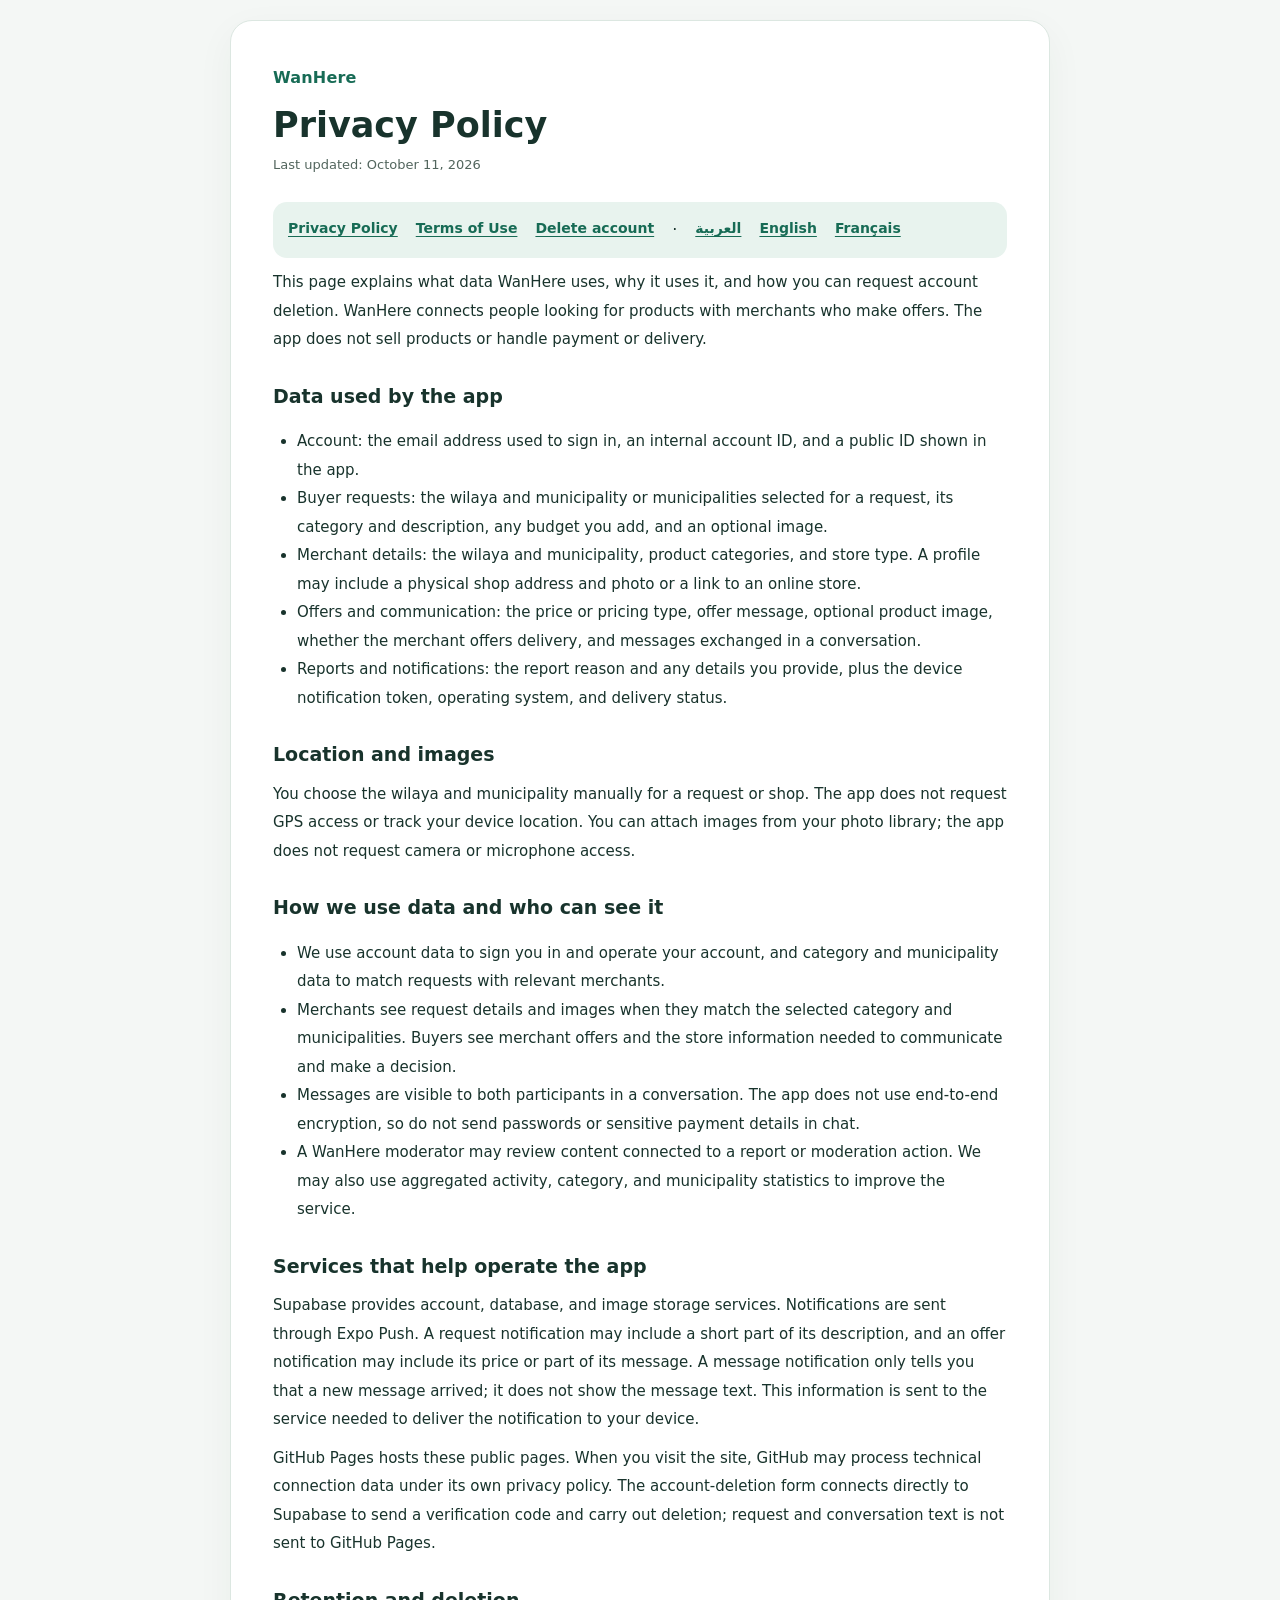
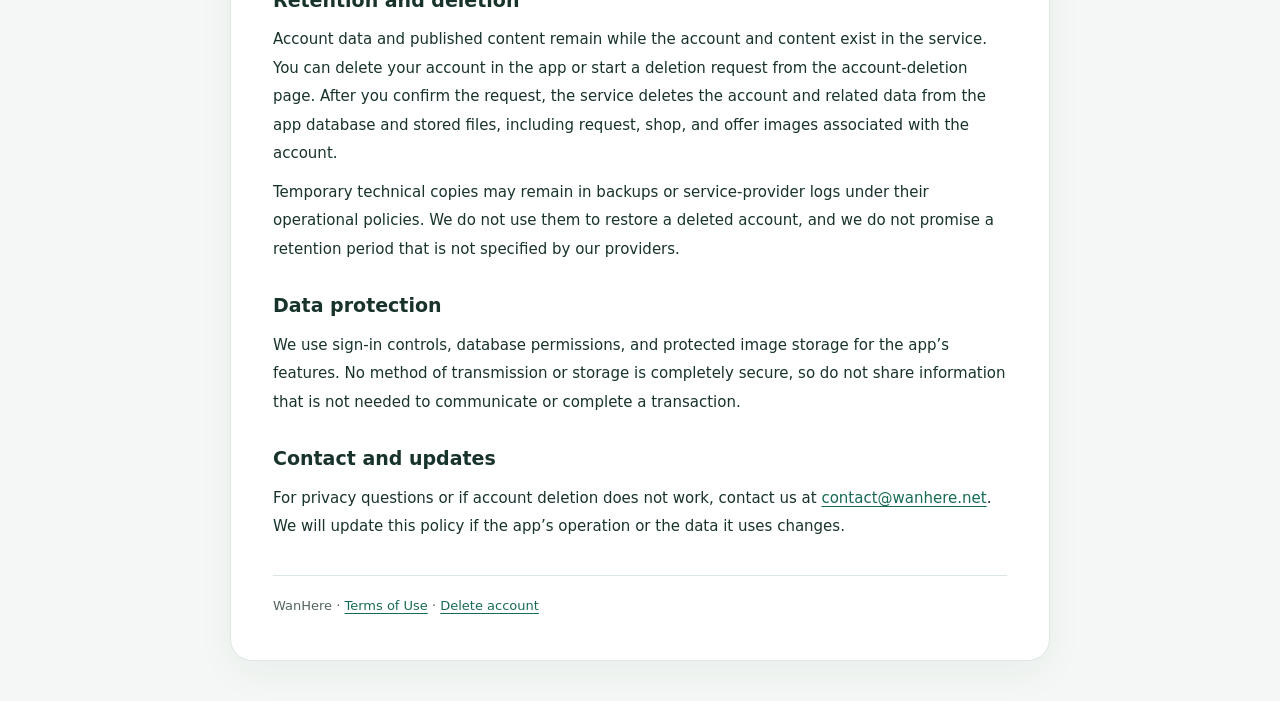
<file: index.html>
<!doctype html>
<html lang="ar" dir="rtl">
<head>
  <meta charset="utf-8">
  <meta name="viewport" content="width=device-width, initial-scale=1">
  <meta name="description" content="سياسة الخصوصية لتطبيق WanHere.">
  <title>سياسة الخصوصية | WanHere</title>
  <link rel="stylesheet" href="styles.css">
</head>
<body>
  <main>
    <div class="brand">WanHere</div>
    <h1>سياسة الخصوصية</h1>
    <p class="updated">آخر تحديث: 11 أكتوبر 2026</p>
    <nav class="nav" aria-label="صفحات WanHere">
      <a href="index.html">الخصوصية</a>
      <a href="terms.html">شروط الاستخدام</a>
      <a href="delete-account.html">حذف الحساب</a>
    </nav>

    <p>تشرح هذه الصفحة البيانات التي يستخدمها تطبيق WanHere، ولماذا يستخدمها، وكيف يمكنك طلب حذف حسابك. WanHere تطبيق يربط بين من يبحث عن منتج والتجار الذين يقدمون عروضًا؛ ولا يبيع التطبيق المنتجات ولا يتولى الدفع أو التوصيل.</p>

    <h2>البيانات التي يستخدمها التطبيق</h2>
    <ul>
      <li><strong>الحساب:</strong> البريد الإلكتروني اللازم لتسجيل الدخول، ومعرّف داخلي للحساب ومعرّف عام يظهر داخل التطبيق.</li>
      <li><strong>طلبات المشتري:</strong> الولاية والبلدية أو البلديات التي يختارها للطلب، الصنف، وصف ما يبحث عنه، الميزانية إن أضافها، والصورة الاختيارية.</li>
      <li><strong>بيانات التاجر:</strong> الولاية والبلدية، تصنيفات المنتجات، ونوع المتجر. قد يتضمن الملف عنوان المتجر وصورته للمتجر الفعلي، أو رابط المتجر الإلكتروني.</li>
      <li><strong>العروض والتواصل:</strong> السعر أو نوعه، رسالة العرض، صورة المنتج الاختيارية، بيان توفر التوصيل من التاجر، والرسائل المتبادلة بين طرفي المحادثة.</li>
      <li><strong>البلاغات والإشعارات:</strong> سبب البلاغ وتفاصيله إن كتبها المستخدم، ورمز إشعار الجهاز ونوع نظامه وحالة إرسال الإشعار.</li>
    </ul>

    <h2>الموقع الجغرافي والصور</h2>
    <p>في الاستخدام الحالي، يختار المستخدم الولاية والبلدية يدويًا؛ لا يطلب التطبيق إذن GPS ولا يتتبع موقع الجهاز. ويمكن إرفاق الصور باختيارها من مكتبة الصور؛ ولا يطلب التطبيق إذن الكاميرا أو الميكروفون.</p>

    <h2>كيف نستخدم البيانات ومن يمكنه رؤيتها</h2>
    <ul>
      <li>نستخدم بيانات الحساب لتسجيل الدخول وتشغيل الحساب، وبيانات الصنف والبلديات لمطابقة الطلبات مع التجار المناسبين.</li>
      <li>تظهر تفاصيل الطلب وصوره للتجار المطابقين بحسب الصنف والبلديات المختارة. ويرى المشتري عروض التجار وبيانات المتجر اللازمة للتواصل واتخاذ القرار.</li>
      <li>تظهر الرسائل لطرفي المحادثة. لا يطبق التطبيق تشفيرًا طرفًا لطرف على الرسائل؛ لذلك لا ترسل كلمات المرور أو بيانات الدفع الحساسة داخلها.</li>
      <li>قد يراجع مشرف WanHere المحتوى المرتبط ببلاغ أو إجراء إشرافي، وقد يستخدم إحصاءات مجمّعة عن النشاط والصنف والبلدية لتحسين الخدمة.</li>
    </ul>

    <h2>الخدمات التي تساعدنا على تشغيل التطبيق</h2>
    <p>تُدار الحسابات وقاعدة البيانات والصور عبر Supabase. تُرسل الإشعارات عبر خدمة Expo Push. قد يتضمن إشعار الطلب جزءًا مختصرًا من وصفه، وقد يتضمن إشعار العرض السعر أو جزءًا من رسالة العرض؛ أما إشعار الرسالة فيخبر بوصول رسالة جديدة دون عرض نص الرسالة. هذه البيانات تُرسل إلى الخدمة اللازمة لإيصال الإشعار إلى جهازك.</p>
    <p>تستضيف GitHub Pages هذه الصفحات العامة. عند زيارة الموقع قد تعالج GitHub بيانات الاتصال التقنية وفق سياسة الخصوصية الخاصة بها. نموذج حذف الحساب يتصل بخدمات Supabase مباشرةً لإرسال رمز التحقق وتنفيذ الحذف؛ لا يرسل نص الطلبات أو المحادثات إلى GitHub Pages.</p>

    <h2>الاحتفاظ والحذف</h2>
    <p>تبقى بيانات الحساب والمحتوى المنشور ما دام الحساب والمحتوى قائمين في الخدمة. يمكنك حذف الحساب من داخل التطبيق، أو بدء طلب الحذف من <a href="delete-account.html">صفحة حذف الحساب</a>. بعد تأكيد الطلب، تحذف الخدمة الحساب والبيانات المرتبطة به في قاعدة التطبيق وملفاته المخزنة، بما فيها صور الطلبات والمتجر والعروض المرتبطة بالحساب.</p>
    <p>قد تبقى نسخ تقنية مؤقتة ضمن أنظمة النسخ الاحتياطي أو سجلات مزودي الخدمة وفق سياساتهم التشغيلية، ولا نستخدمها لإعادة الحساب المحذوف إلى الخدمة. لا نحدد هنا مدة غير مؤكدة من إعدادات مزودي الخدمة.</p>

    <h2>حماية البيانات</h2>
    <p>نستخدم تسجيل الدخول وصلاحيات قاعدة البيانات وتخزين الصور المحمي بحسب وظيفة التطبيق. لا توجد وسيلة نقل أو تخزين آمنة بصورة مطلقة؛ لذلك لا تشارك معلومات لا تحتاجها لإتمام التواصل أو الصفقة.</p>

    <h2>التواصل والتحديثات</h2>
    <p>للاستفسارات المتعلقة بالخصوصية أو بطلب حذف لا يعمل، تواصل معنا عبر <a href="mailto:contact@wanhere.net">contact@wanhere.net</a>. سنحدّث هذه السياسة عند تغير طريقة عمل التطبيق أو البيانات التي يستخدمها.</p>
    <footer>WanHere — <a href="terms.html">شروط الاستخدام</a> · <a href="delete-account.html">حذف الحساب</a></footer>
  </main>
  <script src="localize.js"></script>
</body>
</html>
</file>
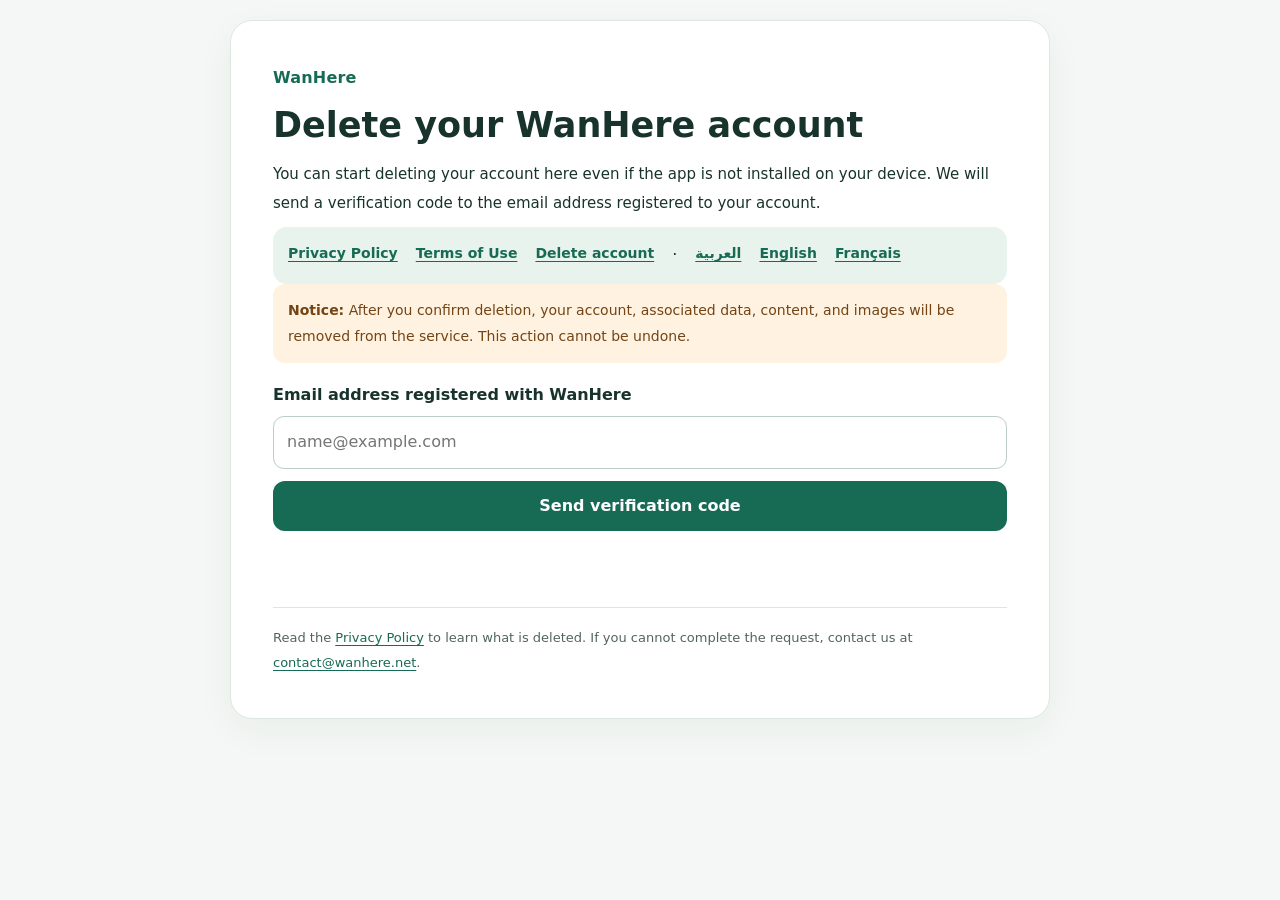
<file: delete-account.html>
<!doctype html>
<html lang="ar" dir="rtl">
<head>
  <meta charset="utf-8">
  <meta name="viewport" content="width=device-width, initial-scale=1">
  <meta id="page-description" name="description" content="طلب حذف حساب WanHere والبيانات المرتبطة به.">
  <title>حذف الحساب | WanHere</title>
  <link rel="stylesheet" href="styles.css">
</head>
<body>
  <main>
    <div class="brand">WanHere</div>
    <h1 id="deletion-title">حذف حساب WanHere</h1>
    <p id="deletion-intro">تستطيع بدء حذف حسابك من هذه الصفحة حتى لو لم يكن التطبيق مثبتًا على جهازك. سنرسل رمز تحقق إلى البريد المسجل في الحساب للتأكد من ملكيته.</p>
    <nav class="nav" id="legal-nav" aria-label="صفحات WanHere">
      <a href="index.html">سياسة الخصوصية</a>
      <a href="terms.html">شروط الاستخدام</a>
    </nav>

    <div class="warning"><strong id="warning-title">تنبيه:</strong> <span id="warning-text">بعد تأكيد الحذف، يُحذف الحساب وبياناته ومحتواه المرتبط به وصوره من الخدمة. لا يمكن التراجع عن الحذف.</span></div>

    <section id="email-step">
      <label id="email-label" for="email">البريد الإلكتروني المسجل في WanHere</label>
      <input id="email" type="email" autocomplete="email" inputmode="email" required maxlength="254" placeholder="name@example.com">
      <button id="send-code" class="full" type="button">إرسال رمز التحقق</button>
      <div id="code-area" hidden>
        <label id="code-label" for="code">رمز التحقق الذي وصلك بالبريد</label>
        <input id="code" type="text" inputmode="numeric" autocomplete="one-time-code" maxlength="10" pattern="[0-9]{6,10}" placeholder="••••••">
        <button id="verify-code" class="full" type="button">التحقق والمتابعة</button>
      </div>
    </section>

    <section id="delete-step" hidden>
      <label class="check"><input id="confirm" type="checkbox"><span id="confirm-text">أفهم أن حذف الحساب والبيانات المرتبطة به نهائي ولا يمكن التراجع عنه.</span></label>
      <button id="delete-button" class="full danger" type="button" disabled>حذف الحساب نهائيًا</button>
    </section>
    <div id="status" class="status" role="status" aria-live="polite"></div>
    <footer id="deletion-footer">اقرأ <a href="index.html">سياسة الخصوصية</a> لمعرفة البيانات التي تُحذف. إذا تعذر إكمال الطلب، تواصل عبر <a href="mailto:contact@wanhere.net">contact@wanhere.net</a>.</footer>
  </main>

  <script src="localize.js"></script>
  <script>
    (() => {
      'use strict';
      const copy = window.WANHERE_DELETE_COPY[window.WANHERE_LANGUAGE];
      const configUrl = 'https://khzataqcvrxyvczkoejn.supabase.co/functions/v1/account-deletion-web?config=1';
      const emailInput = document.getElementById('email');
      const codeInput = document.getElementById('code');
      const status = document.getElementById('status');
      const sendButton = document.getElementById('send-code');
      const verifyButton = document.getElementById('verify-code');
      const deleteButton = document.getElementById('delete-button');
      const confirmInput = document.getElementById('confirm');
      let accessToken = null;
      let configPromise = null;

      function showStatus(message, isError) {
        status.textContent = message;
        status.classList.toggle('error', Boolean(isError));
      }

      async function getConfig() {
        if (!configPromise) {
          configPromise = fetch(configUrl, { method: 'GET', mode: 'cors', cache: 'no-store' })
            .then(async (response) => {
              const data = await response.json().catch(() => null);
              if (!response.ok || !data || typeof data.url !== 'string' || typeof data.key !== 'string') {
                throw new Error(copy.errors.connection);
              }
              const serviceUrl = new URL(data.url);
              if (serviceUrl.protocol !== 'https:' || !serviceUrl.hostname.endsWith('.supabase.co')) {
                throw new Error(copy.errors.connection);
              }
              return { url: serviceUrl.origin, key: data.key };
            })
            .catch((error) => { configPromise = null; throw error; });
        }
        return configPromise;
      }

      async function postAuth(path, body) {
        const config = await getConfig();
        const response = await fetch(config.url + path, {
          method: 'POST',
          headers: { 'Content-Type': 'application/json', apikey: config.key },
          body: JSON.stringify(body),
        });
        const data = await response.json().catch(() => ({}));
        if (!response.ok) throw new Error(copy.errors.auth);
        return data;
      }

      sendButton.addEventListener('click', async () => {
        const email = emailInput.value.trim().toLowerCase();
        if (!emailInput.checkValidity()) { emailInput.reportValidity(); return; }
        sendButton.disabled = true;
        showStatus(copy.status.sending, false);
        try {
          await postAuth('/auth/v1/otp', { email, create_user: false });
          document.getElementById('code-area').hidden = false;
          showStatus(copy.status.codeSent, false);
        } catch (error) {
          showStatus(error.message || copy.errors.sendCode, true);
        } finally { sendButton.disabled = false; }
      });

      verifyButton.addEventListener('click', async () => {
        const code = codeInput.value.trim();
        if (!/^[0-9]{6,10}$/.test(code)) { showStatus(copy.errors.invalidCode, true); return; }
        verifyButton.disabled = true;
        showStatus(copy.status.verifying, false);
        try {
          const data = await postAuth('/auth/v1/verify', {
            email: emailInput.value.trim().toLowerCase(), token: code, type: 'email',
          });
          if (!data.access_token) throw new Error(copy.errors.verifyAgain);
          accessToken = data.access_token;
          emailInput.disabled = true;
          codeInput.disabled = true;
          sendButton.hidden = true;
          verifyButton.hidden = true;
          document.getElementById('delete-step').hidden = false;
          showStatus(copy.status.verified, false);
        } catch (error) {
          showStatus(error.message || copy.errors.incorrectCode, true);
          verifyButton.disabled = false;
        }
      });

      confirmInput.addEventListener('change', () => { deleteButton.disabled = !confirmInput.checked; });

      deleteButton.addEventListener('click', async () => {
        if (!accessToken || !confirmInput.checked) return;
        deleteButton.disabled = true;
        showStatus(copy.status.deleting, false);
        try {
          const config = await getConfig();
          const response = await fetch(config.url + '/functions/v1/delete-account', {
            method: 'POST',
            headers: { apikey: config.key, Authorization: 'Bearer ' + accessToken },
          });
          if (!response.ok) {
            throw new Error(response.status === 403
              ? copy.errors.cannotDelete
              : copy.errors.deleteFailed);
          }
          accessToken = null;
          const main = document.querySelector('main');
          const heading = document.createElement('h1');
          const paragraph = document.createElement('p');
          heading.textContent = copy.status.deletedTitle;
          paragraph.textContent = copy.status.deletedBody;
          main.replaceChildren(heading, paragraph);
        } catch (error) {
          showStatus(error.message || copy.errors.deleteFailed, true);
          deleteButton.disabled = !confirmInput.checked;
        }
      });
    })();
  </script>
</body>
</html>
</file>
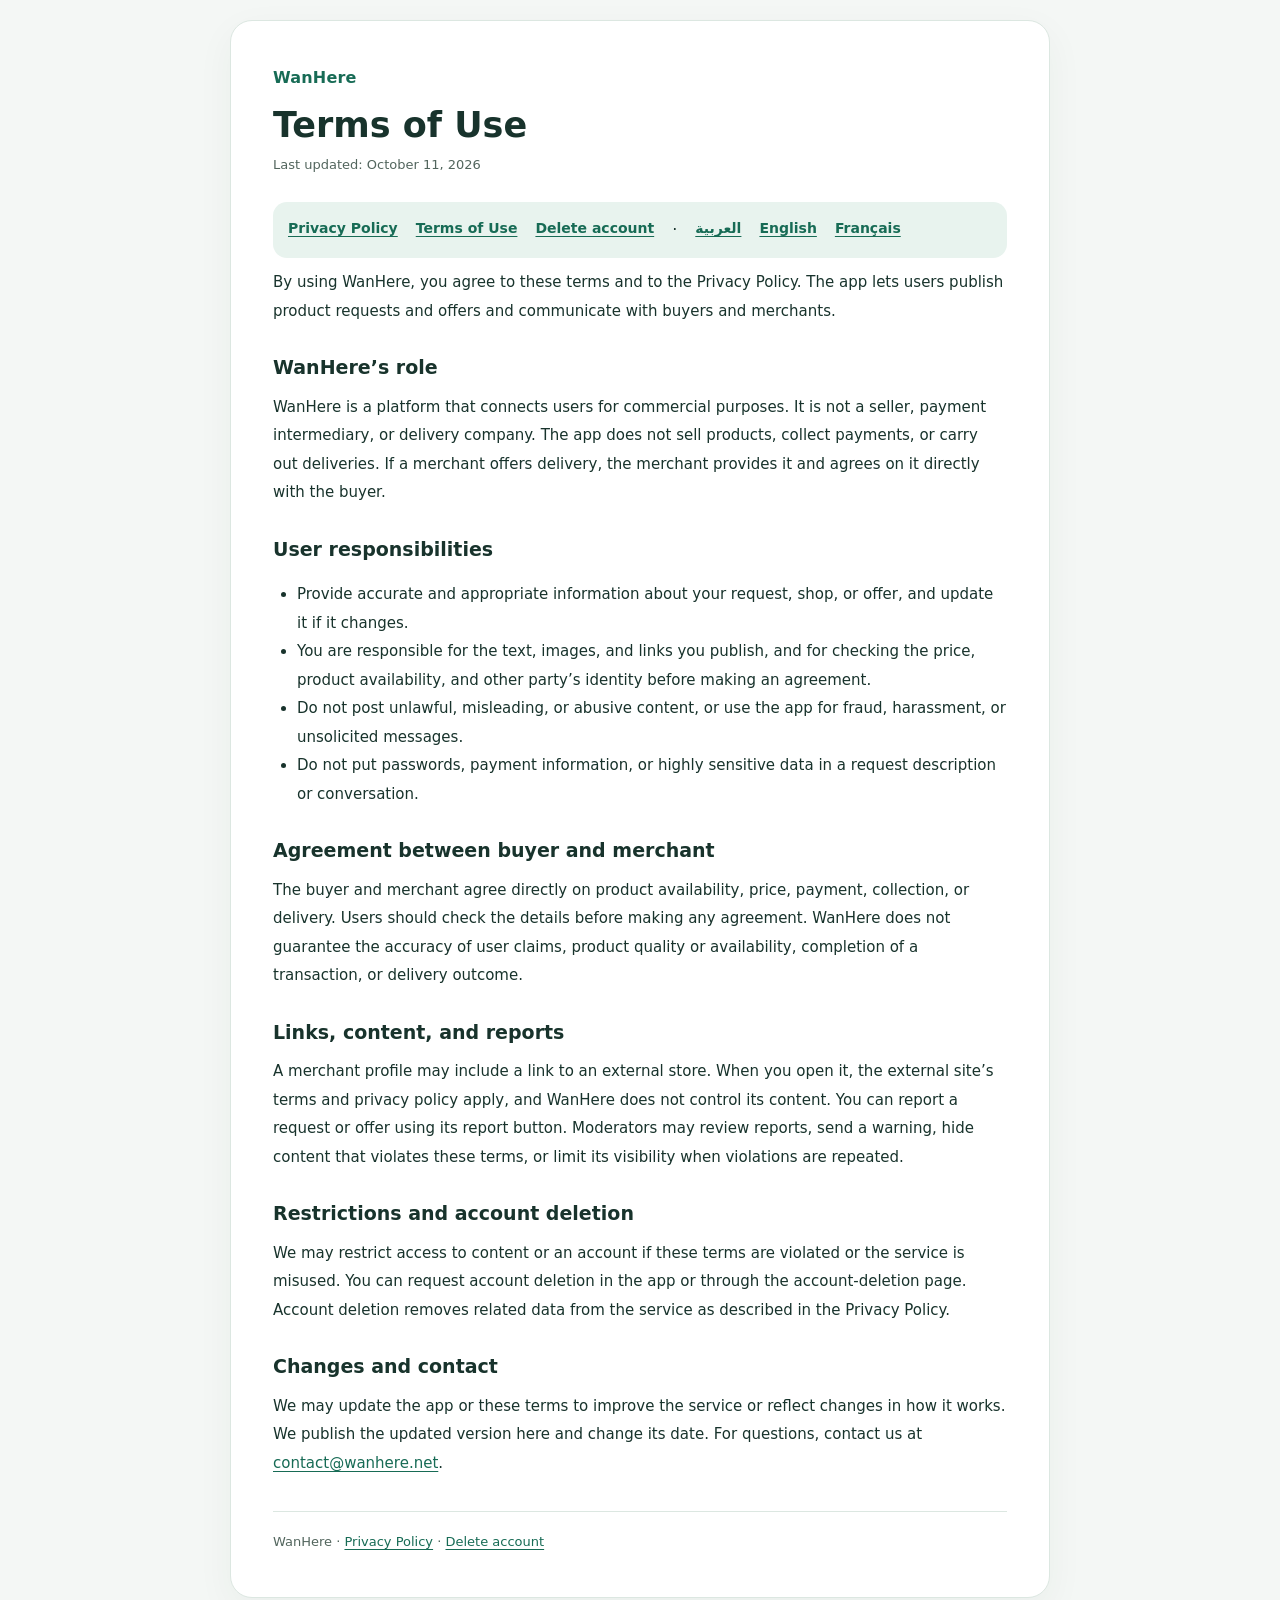
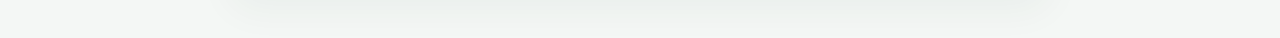
<file: terms.html>
<!doctype html>
<html lang="ar" dir="rtl">
<head>
  <meta charset="utf-8">
  <meta name="viewport" content="width=device-width, initial-scale=1">
  <meta name="description" content="شروط استخدام WanHere.">
  <title>شروط الاستخدام | WanHere</title>
  <link rel="stylesheet" href="styles.css">
</head>
<body>
  <main>
    <div class="brand">WanHere</div>
    <h1>شروط الاستخدام</h1>
    <p class="updated">آخر تحديث: 11 أكتوبر 2026</p>
    <nav class="nav" aria-label="صفحات WanHere">
      <a href="index.html">الخصوصية</a>
      <a href="terms.html">شروط الاستخدام</a>
      <a href="delete-account.html">حذف الحساب</a>
    </nav>

    <p>باستخدام WanHere، توافق على هذه الشروط وعلى <a href="index.html">سياسة الخصوصية</a>. يوفّر التطبيق وسيلة لعرض طلبات المنتجات والعروض والتواصل بين المشترين والتجار.</p>

    <h2>دور WanHere</h2>
    <p>WanHere منصة للتعارف التجاري بين المستخدمين، وليست بائعًا أو وسيط دفع أو شركة توصيل. لا يبيع التطبيق المنتجات، ولا يستلم الأموال، ولا ينفذ التوصيل. إذا عرض التاجر التوصيل، فهو يقدمه بنفسه وبالاتفاق المباشر مع المشتري.</p>

    <h2>مسؤولية المستخدم</h2>
    <ul>
      <li>قدّم معلومات صحيحة ومناسبة عن الطلب أو المتجر أو العرض، وحدّثها إذا تغيرت.</li>
      <li>أنت مسؤول عن النصوص والصور والروابط التي تنشرها، وعن التأكد من السعر وتوفر المنتج وهوية الطرف الآخر قبل الاتفاق.</li>
      <li>لا تنشر محتوى غير قانوني أو مضللًا أو مسيئًا، ولا تستخدم التطبيق للاحتيال أو الإزعاج أو إرسال رسائل غير مرغوبة.</li>
      <li>لا تضع كلمات مرور أو معلومات دفع أو بيانات شديدة الحساسية في وصف الطلب أو المحادثة.</li>
    </ul>

    <h2>الاتفاق بين المشتري والتاجر</h2>
    <p>يتفق المشتري والتاجر مباشرةً على توفر المنتج والسعر والدفع والاستلام أو التوصيل. على المستخدم التحقق من التفاصيل قبل إتمام أي اتفاق. لا يضمن WanHere صحة ادعاءات المستخدمين أو جودة المنتجات أو توفرها أو إتمام الصفقة أو نتيجة التوصيل.</p>

    <h2>الروابط والمحتوى والبلاغات</h2>
    <p>قد يحتوي ملف التاجر على رابط لمتجر خارجي. عند فتحه، تنطبق شروط وسياسة الموقع الخارجي، ولا يتحكم WanHere في محتواه. يمكنك الإبلاغ عن طلب أو عرض باستخدام زر البلاغ المخصص له. يراجع مشرفو التطبيق البلاغات وقد يرسلون تنبيهًا أو يخفون محتوى مخالفًا أو يقيّدون ظهوره عند تكرار المخالفات.</p>

    <h2>إيقاف الاستخدام وحذف الحساب</h2>
    <p>قد نقيّد الوصول إلى محتوى أو حساب عند وجود مخالفة لهذه الشروط أو إساءة استخدام الخدمة. يمكنك طلب حذف حسابك من داخل التطبيق أو عبر <a href="delete-account.html">صفحة حذف الحساب</a>. حذف الحساب يحذف البيانات المرتبطة به من الخدمة وفق <a href="index.html">سياسة الخصوصية</a>.</p>

    <h2>التغييرات والتواصل</h2>
    <p>قد نحدّث التطبيق أو هذه الشروط لتحسين الخدمة أو عند تغيير طريقة عملها. ننشر النسخة المحدثة هنا ونغيّر تاريخها. للاستفسارات، تواصل معنا عبر <a href="mailto:contact@wanhere.net">contact@wanhere.net</a>.</p>
    <footer>WanHere — <a href="index.html">سياسة الخصوصية</a> · <a href="delete-account.html">حذف الحساب</a></footer>
  </main>
  <script src="localize.js"></script>
</body>
</html>
</file>
<file: styles.css>
:root {
  color-scheme: light;
  --ink: #18332c;
  --muted: #52655d;
  --green: #176b55;
  --green-light: #e8f3ee;
  --line: #dce7e1;
  --paper: #ffffff;
  --backdrop: #f4f7f5;
  --danger: #a52b25;
}

* { box-sizing: border-box; }

body {
  margin: 0;
  padding: 20px 14px 40px;
  background: var(--backdrop);
  color: var(--ink);
  font-family: system-ui, -apple-system, "Segoe UI", sans-serif;
  line-height: 1.9;
}

main {
  width: min(100%, 820px);
  margin: 0 auto;
  padding: clamp(20px, 5vw, 42px);
  border: 1px solid var(--line);
  border-radius: 22px;
  background: var(--paper);
  box-shadow: 0 12px 38px #173d2b0c;
}

.brand { color: var(--green); font-weight: 850; letter-spacing: .2px; }
h1 { margin: 8px 0 3px; font-size: clamp(25px, 5vw, 35px); line-height: 1.4; }
.updated { margin: 0 0 24px; color: var(--muted); font-size: 13px; }
h2 { margin: 28px 0 8px; font-size: 19px; line-height: 1.55; }
p, li { font-size: 15px; }
p { margin: 10px 0; }
ul { padding-inline-start: 24px; }
a { color: var(--green); text-underline-offset: 3px; }
.nav { display: flex; flex-wrap: wrap; gap: 8px 18px; padding: 13px 15px; border-radius: 14px; background: var(--green-light); }
.nav a { font-size: 14px; font-weight: 700; }
.note { padding: 14px 16px; border-inline-start: 4px solid var(--green); border-radius: 10px; background: #f3f8f5; color: var(--muted); }
footer { margin-top: 34px; padding-top: 18px; border-top: 1px solid var(--line); color: var(--muted); font-size: 13px; }
label { display: block; margin: 17px 0 6px; font-weight: 750; }
input[type="email"], input[type="text"] { width: 100%; min-height: 49px; padding: 10px 13px; border: 1px solid #bdcec5; border-radius: 11px; background: white; color: var(--ink); font: inherit; direction: ltr; text-align: left; }
button { min-height: 48px; margin-top: 12px; padding: 10px 17px; border: 0; border-radius: 12px; background: var(--green); color: white; font: inherit; font-weight: 750; cursor: pointer; }
button:disabled { cursor: wait; opacity: .55; }
.full { width: 100%; }
.danger { background: var(--danger); }
.check { display: flex; align-items: flex-start; gap: 10px; margin-top: 18px; line-height: 1.7; }
.check input { flex: 0 0 auto; margin-top: 8px; }
.status { min-height: 27px; margin-top: 15px; color: var(--green); font-weight: 700; }
.status.error { color: var(--danger); }
.warning { padding: 13px 15px; border-radius: 12px; background: #fff2e0; color: #744414; font-size: 14px; }
[hidden] { display: none !important; }

@media (max-width: 520px) {
  body { padding: 10px 8px 24px; }
  main { border-radius: 16px; }
  p, li { font-size: 14px; }
}
</file>
